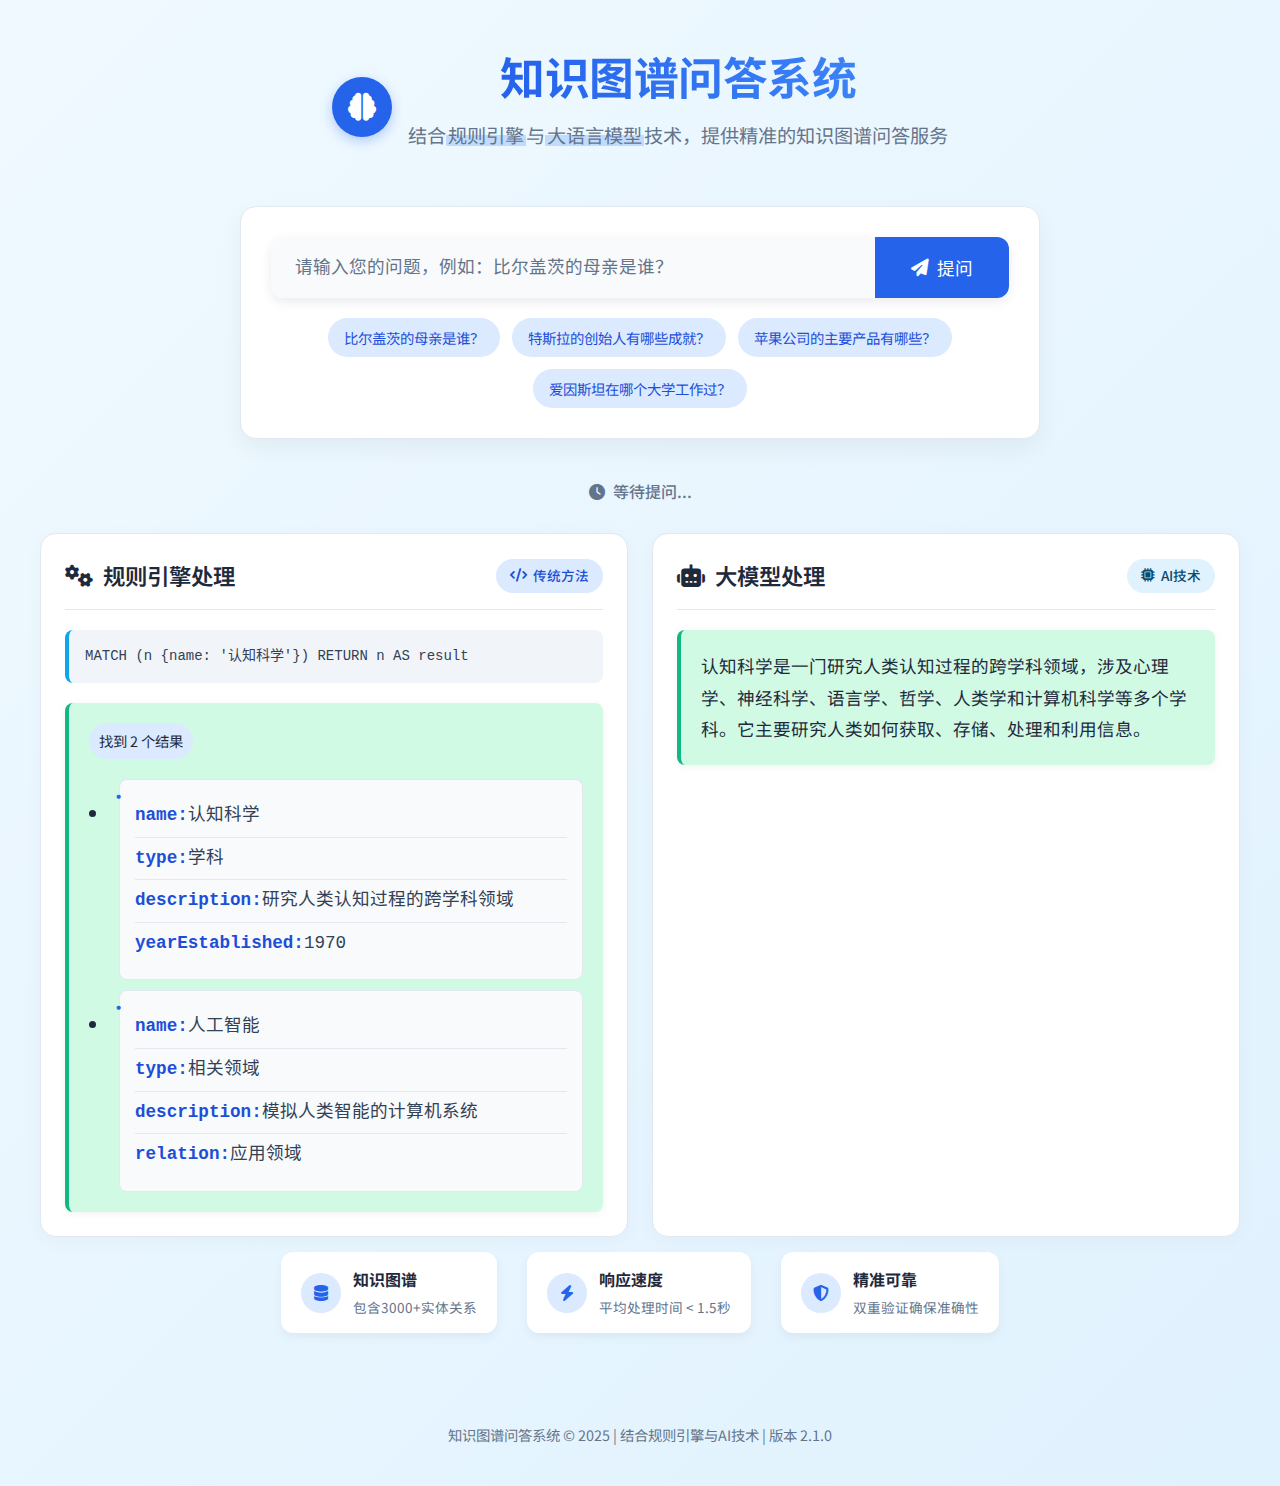
<file: q&a/q&a3.0/templates/index.html>
<!DOCTYPE html>
<html lang="zh-CN">
<head>
    <meta charset="UTF-8">
    <meta name="viewport" content="width=device-width, initial-scale=1.0">
    <title>知识图谱问答系统</title>
    <link rel="preconnect" href="https://fonts.googleapis.com">
    <link rel="preconnect" href="https://fonts.gstatic.com" crossorigin>
    <link href="https://fonts.googleapis.com/css2?family=Noto+Sans+SC:wght@300;400;500;700&display=swap" rel="stylesheet">
    <link rel="stylesheet" href="https://cdnjs.cloudflare.com/ajax/libs/font-awesome/6.4.0/css/all.min.css">
    <style>
        :root {
            --primary: #2563eb;
            --primary-dark: #1d4ed8;
            --primary-light: #dbeafe;
            --light-bg: #f8fafc;
            --card-bg: #ffffff;
            --border-color: #e2e8f0;
            --text-primary: #1e293b;
            --text-secondary: #64748b;
            --success: #10b981;
            --success-light: #d1fae5;
            --error: #ef4444;
            --error-light: #fee2e2;
            --highlight: #f1f5f9;
            --warning: #f59e0b;
            --warning-light: #fef3c7;
        }
        
        * {
            box-sizing: border-box;
            margin: 0;
            padding: 0;
        }
        
        body {
            font-family: 'Noto Sans SC', sans-serif;
            background: linear-gradient(135deg, #f0f9ff 0%, #e0f2fe 100%);
            color: var(--text-primary);
            line-height: 1.6;
            padding: 20px;
            min-height: 100vh;
        }
        
        .container {
            max-width: 1200px;
            margin: 0 auto;
        }
        
        header {
            text-align: center;
            margin-bottom: 32px;
            padding-top: 20px;
        }
        
        .logo {
            display: flex;
            justify-content: center;
            align-items: center;
            margin-bottom: 16px;
        }
        
        .logo-icon {
            width: 60px;
            height: 60px;
            background: var(--primary);
            border-radius: 50%;
            display: flex;
            align-items: center;
            justify-content: center;
            margin-right: 16px;
            box-shadow: 0 4px 12px rgba(37, 99, 235, 0.3);
        }
        
        .logo-icon i {
            font-size: 28px;
            color: white;
        }
        
        h1 {
            font-size: 2.8rem;
            font-weight: 700;
            background: linear-gradient(90deg, var(--primary), #3b82f6);
            -webkit-background-clip: text;
            background-clip: text;
            color: transparent;
            display: inline-block;
            margin-bottom: 8px;
            letter-spacing: -0.5px;
        }
        
        .subtitle {
            font-size: 1.2rem;
            color: var(--text-secondary);
            max-width: 600px;
            margin: 0 auto 24px;
            font-weight: 400;
        }
        
        .input-container {
            background: white;
            border-radius: 16px;
            padding: 30px;
            box-shadow: 0 10px 25px rgba(0, 0, 0, 0.05);
            margin-bottom: 30px;
            max-width: 800px;
            margin: 0 auto 40px;
            border: 1px solid var(--border-color);
        }
        
        .input-group {
            display: flex;
            border-radius: 12px;
            overflow: hidden;
            margin-bottom: 20px;
            box-shadow: 0 4px 12px rgba(0, 0, 0, 0.08);
        }
        
        #question {
            flex-grow: 1;
            padding: 18px 24px;
            border: none;
            font-size: 1.1rem;
            background: var(--light-bg);
            color: var(--text-primary);
            transition: all 0.3s ease;
        }
        
        #question:focus {
            outline: none;
            background: var(--card-bg);
            box-shadow: inset 0 0 0 2px var(--primary-light);
        }
        
        #question::placeholder {
            color: var(--text-secondary);
            font-weight: 300;
        }
        
        button {
            background: var(--primary);
            color: white;
            border: none;
            padding: 18px 36px;
            font-size: 1.1rem;
            font-weight: 500;
            cursor: pointer;
            transition: all 0.2s ease;
            white-space: nowrap;
            display: flex;
            align-items: center;
            gap: 8px;
        }
        
        button:hover {
            background: var(--primary-dark);
        }
        
        button:active {
            transform: translateY(1px);
        }
        
        .examples {
            display: flex;
            flex-wrap: wrap;
            gap: 12px;
            justify-content: center;
            margin-top: 20px;
        }
        
        .example-chip {
            background: var(--primary-light);
            color: var(--primary-dark);
            padding: 8px 16px;
            border-radius: 50px;
            font-size: 0.9rem;
            cursor: pointer;
            transition: all 0.2s ease;
        }
        
        .example-chip:hover {
            background: var(--primary);
            color: white;
            transform: translateY(-2px);
        }
        
        .response-time {
            text-align: center;
            font-size: 1rem;
            color: var(--text-secondary);
            margin-bottom: 28px;
            font-weight: 500;
            display: flex;
            align-items: center;
            justify-content: center;
            gap: 8px;
        }
        
        .badge {
            padding: 6px 14px;
            border-radius: 100px;
            font-size: 0.85rem;
            font-weight: 500;
            display: inline-flex;
            align-items: center;
            gap: 6px;
        }
        
        .badge-original {
            background-color: #dbeafe;
            color: #1d4ed8;
        }
        
        .badge-llm {
            background-color: #e0f2fe;
            color: #0c4a6e;
        }
        
        .results-container {
            display: flex;
            gap: 24px;
            margin-top: 20px;
            flex-wrap: wrap;
        }
        
        .method-box {
            flex: 1 1 45%;
            min-width: 300px;
            padding: 24px;
            border-radius: 16px;
            background: var(--card-bg);
            border: 1px solid var(--border-color);
            box-shadow: 0 4px 20px rgba(0, 0, 0, 0.03);
            transition: transform 0.3s ease, box-shadow 0.3s ease;
        }
        
        .method-box:hover {
            transform: translateY(-4px);
            box-shadow: 0 8px 25px rgba(0, 0, 0, 0.08);
        }
        
        .method-header {
            display: flex;
            justify-content: space-between;
            align-items: center;
            margin-bottom: 20px;
            padding-bottom: 15px;
            border-bottom: 1px solid var(--border-color);
        }
        
        .method-header h3 {
            font-size: 1.4rem;
            font-weight: 600;
            color: var(--text-primary);
            display: flex;
            align-items: center;
            gap: 10px;
        }
        
        .cypher-box {
            background: #f1f5f9;
            padding: 16px;
            border-radius: 8px;
            margin-bottom: 20px;
            font-family: 'Fira Code', monospace;
            font-size: 14px;
            white-space: pre-wrap;
            max-height: 200px;
            overflow-y: auto;
            border-left: 4px solid #0ea5e9;
            color: #334155;
            line-height: 1.5;
        }
        
        .result-content {
            font-size: 1.1rem;
            color: var(--text-primary);
            line-height: 1.8;
        }
        
        .answer-box {
            background: var(--success-light);
            padding: 20px;
            border-radius: 8px;
            margin-top: 20px;
            border-left: 4px solid var(--success);
            font-size: 1.1rem;
            box-shadow: 0 2px 8px rgba(0, 0, 0, 0.05);
        }
        
        .answer-list {
            background: var(--success-light);
            padding: 20px;
            border-radius: 8px;
            margin-top: 20px;
            border-left: 4px solid var(--success);
            font-size: 1.1rem;
            box-shadow: 0 2px 8px rgba(0, 0, 0, 0.05);
        }
        
        .answer-list ul {
            padding-left: 20px;
            margin: 0;
        }
        
        .answer-list li {
            margin-bottom: 10px;
            padding-left: 10px;
            position: relative;
        }
        
        .answer-list li:before {
            content: "•";
            position: absolute;
            left: 0;
            color: var(--primary);
            font-size: 1.2rem;
        }
        
        .answer-list li:last-child {
            margin-bottom: 0;
        }
        
        .loading {
            display: flex;
            align-items: center;
            justify-content: center;
            gap: 12px;
            color: var(--text-secondary);
            padding: 30px;
            flex-direction: column;
        }
        
        .loading-spinner {
            width: 50px;
            height: 50px;
            border: 4px solid rgba(37, 99, 235, 0.2);
            border-radius: 50%;
            border-top-color: var(--primary);
            animation: spin 1s linear infinite;
        }
        
        @keyframes spin {
            to { transform: rotate(360deg); }
        }
        
        .error {
            background: var(--error-light);
            padding: 18px;
            border-radius: 8px;
            color: var(--error);
            border-left: 4px solid var(--error);
            font-weight: 500;
        }
        
        footer {
            text-align: center;
            margin-top: 60px;
            color: var(--text-secondary);
            font-size: 0.9rem;
            padding: 30px 20px 20px;
        }
        
        .system-info {
            display: flex;
            justify-content: center;
            gap: 30px;
            margin-top: 15px;
            flex-wrap: wrap;
        }
        
        .info-card {
            background: white;
            padding: 15px 20px;
            border-radius: 12px;
            display: flex;
            align-items: center;
            gap: 12px;
            box-shadow: 0 4px 10px rgba(0, 0, 0, 0.05);
        }
        
        .info-icon {
            width: 40px;
            height: 40px;
            background: var(--primary-light);
            border-radius: 50%;
            display: flex;
            align-items: center;
            justify-content: center;
            color: var(--primary);
        }
        
        @media (max-width: 768px) {
            .results-container {
                flex-direction: column;
            }
            
            .method-box {
                flex: 1 1 100%;
            }
            
            h1 {
                font-size: 2.2rem;
            }
            
            .input-group {
                flex-direction: column;
            }
            
            #question {
                padding: 16px;
            }
            
            button {
                padding: 16px;
                width: 100%;
                justify-content: center;
            }
            
            .logo {
                flex-direction: column;
                text-align: center;
            }
            
            .logo-icon {
                margin-right: 0;
                margin-bottom: 15px;
            }
        }
        
        .info-text h4 {
            font-size: 1rem;
            margin-bottom: 4px;
        }
        
        .info-text p {
            font-size: 0.85rem;
            color: var(--text-secondary);
        }
        
        .highlight {
            background: linear-gradient(120deg, #bfdbfe 0%, #bfdbfe 100%);
            background-repeat: no-repeat;
            background-size: 100% 40%;
            background-position: 0 88%;
            padding: 0 2px;
        }
        
        .result-item {
            padding: 10px;
            margin: 8px 0;
            background: #e9f7ff;
            border-radius: 4px;
        }
        
        .result-content {
            white-space: pre-wrap;
        }
        
        .object-result {
            background: #f8fafc;
            padding: 15px;
            border-radius: 8px;
            margin-top: 10px;
            border: 1px solid #e2e8f0;
            font-family: monospace;
            max-height: 300px;
            overflow-y: auto;
        }
        
        .object-key {
            font-weight: bold;
            color: #1d4ed8;
        }
        
        .object-value {
            color: #334155;
        }
        
        .object-row {
            display: flex;
            padding: 5px 0;
            border-bottom: 1px solid #e2e8f0;
        }
        
        .object-row:last-child {
            border-bottom: none;
        }
        
        .result-count {
            background: var(--primary-light);
            padding: 5px 10px;
            border-radius: 20px;
            font-size: 0.9rem;
            margin-bottom: 10px;
            display: inline-block;
        }
    </style>
</head>
<body>
    <div class="container">
        <header>
            <div class="logo">
                <div class="logo-icon">
                    <i class="fas fa-brain"></i>
                </div>
                <div>
                    <h1>知识图谱问答系统</h1>
                    <p class="subtitle">结合<span class="highlight">规则引擎</span>与<span class="highlight">大语言模型</span>技术，提供精准的知识图谱问答服务</p>
                </div>
            </div>
        </header>
        
        <div class="input-container">
            <div class="input-group">
                <input type="text" id="question" placeholder="请输入您的问题，例如：比尔盖茨的母亲是谁？">
                <button onclick="askQuestion()">
                    <i class="fas fa-paper-plane"></i> 提问
                </button>
            </div>
            
            <div class="examples">
                <div class="example-chip" onclick="setExample('比尔盖茨的母亲是谁？')">比尔盖茨的母亲是谁？</div>
                <div class="example-chip" onclick="setExample('特斯拉的创始人有哪些成就？')">特斯拉的创始人有哪些成就？</div>
                <div class="example-chip" onclick="setExample('苹果公司的主要产品有哪些？')">苹果公司的主要产品有哪些？</div>
                <div class="example-chip" onclick="setExample('爱因斯坦在哪个大学工作过？')">爱因斯坦在哪个大学工作过？</div>
            </div>
        </div>
        
        <div class="response-time" id="response-time">
            <i class="fas fa-clock"></i>
            <span id="time-text">等待提问...</span>
        </div>
        
        <div class="results-container">
            <div class="method-box">
                <div class="method-header">
                    <h3><i class="fas fa-cogs"></i> 规则引擎处理</h3>
                    <span class="badge badge-original"><i class="fas fa-code"></i> 传统方法</span>
                </div>
                <div id="original-result">
                    <div class="result-content" id="original-answer">
                        <div class="loading">
                            <div class="loading-spinner"></div>
                            <div>等待问题输入...</div>
                        </div>
                    </div>
                </div>
            </div>
            
            <div class="method-box">
                <div class="method-header">
                    <h3><i class="fas fa-robot"></i> 大模型处理</h3>
                    <span class="badge badge-llm"><i class="fas fa-microchip"></i> AI技术</span>
                </div>
                <div id="llm-result">
                    <div class="result-content" id="llm-answer">
                        <div class="loading">
                            <div class="loading-spinner"></div>
                            <div>等待问题输入...</div>
                        </div>
                    </div>
                </div>
            </div>
        </div>
        
        <div class="system-info">
            <div class="info-card">
                <div class="info-icon">
                    <i class="fas fa-database"></i>
                </div>
                <div class="info-text">
                    <h4>知识图谱</h4>
                    <p>包含3000+实体关系</p>
                </div>
            </div>
            <div class="info-card">
                <div class="info-icon">
                    <i class="fas fa-bolt"></i>
                </div>
                <div class="info-text">
                    <h4>响应速度</h4>
                    <p>平均处理时间 &lt; 1.5秒</p>
                </div>
            </div>
            <div class="info-card">
                <div class="info-icon">
                    <i class="fas fa-shield-alt"></i>
                </div>
                <div class="info-text">
                    <h4>精准可靠</h4>
                    <p>双重验证确保准确性</p>
                </div>
            </div>
        </div>
        
        <footer>
            <p>知识图谱问答系统 © 2025 | 结合规则引擎与AI技术 | 版本 2.1.0</p>
        </footer>
    </div>

    <script>
        // 设置示例问题
        function setExample(question) {
            document.getElementById('question').value = question;
        }
        
        // 提问函数
        async function askQuestion() {
            const question = document.getElementById('question').value.trim();
            const originalAnswerDiv = document.getElementById('original-answer');
            const llmAnswerDiv = document.getElementById('llm-answer');
            const timeText = document.getElementById('time-text');
            const timeContainer = document.getElementById('response-time');
            
            if (!question) {
                originalAnswerDiv.innerHTML = '<div class="error">请输入有效的问题</div>';
                llmAnswerDiv.innerHTML = '<div class="error">请输入有效的问题</div>';
                return;
            }
            
            // 显示加载状态
            originalAnswerDiv.innerHTML = '<div class="loading"><div class="loading-spinner"></div>正在通过规则引擎分析问题...</div>';
            llmAnswerDiv.innerHTML = '<div class="loading"><div class="loading-spinner"></div>大语言模型思考中...</div>';
            timeText.textContent = "处理中...";
            timeContainer.style.color = "var(--warning)";
            
            try {
                // 记录开始时间
                const startTime = new Date();
                
                // 发送请求到后端API
                const response = await fetch('/ask', {
                    method: 'POST',
                    headers: { 
                        'Content-Type': 'application/json'
                    },
                    body: JSON.stringify({ question })
                });
                
                if (!response.ok) {
                    throw new Error(`请求失败: ${response.status}`);
                }
                
                const data = await response.json();
                
                // 计算处理时间
                const endTime = new Date();
                const actualTime = endTime - startTime;
                const processingTime = (actualTime / 1000).toFixed(2) + "秒";
                
                // 显示处理时间
                timeText.textContent = `处理时间: ${processingTime}`;
                timeContainer.style.color = "var(--text-secondary)";
                
                // 显示原有规则结果
                displayResult(originalAnswerDiv, data.original);
                
                // 显示大模型结果
                displayResult(llmAnswerDiv, data.llm);
                
            } catch (err) {
                console.error('请求错误:', err);
                originalAnswerDiv.innerHTML = `<div class="error">请求错误: ${err.message || '请检查网络连接'}</div>`;
                llmAnswerDiv.innerHTML = `<div class="error">请求错误: ${err.message || '请检查网络连接'}</div>`;
                timeText.textContent = "处理失败";
                timeContainer.style.color = "var(--error)";
            }
        }
        
        // 显示结果 - 支持多值显示和对象处理
        function displayResult(div, resultData) {
            let content = '';
            
            if (resultData.error) {
                content = `<div class="error">${resultData.error}</div>`;
            } else {
                if (resultData.cypher) {
                    content += `<div class="cypher-box">${resultData.cypher}</div>`;
                }
                
                if (resultData.answer) {
                    // 检查返回的是数组还是字符串或对象
                    if (Array.isArray(resultData.answer)) {
                        // 处理数组类型结果
                        content += '<div class="answer-list">';
                        content += '<span class="result-count">找到 ' + resultData.answer.length + ' 个结果</span>';
                        content += '<ul>';
                        
                        resultData.answer.forEach(item => {
                            // 检查数组元素类型
                            if (typeof item === 'string' || typeof item === 'number') {
                                content += `<li>${item}</li>`;
                            } else if (typeof item === 'object') {
                                // 处理对象类型
                                content += '<li><div class="object-result">';
                                for (const key in item) {
                                    if (item.hasOwnProperty(key)) {
                                        const value = item[key];
                                        content += `<div class="object-row">`;
                                        content += `<span class="object-key">${key}:</span> `;
                                        
                                        // 检查值类型
                                        if (typeof value === 'object') {
                                            content += `<span class="object-value">${JSON.stringify(value, null, 2)}</span>`;
                                        } else {
                                            content += `<span class="object-value">${value}</span>`;
                                        }
                                        
                                        content += `</div>`;
                                    }
                                }
                                content += '</div></li>';
                            } else {
                                content += `<li>${item}</li>`;
                            }
                        });
                        
                        content += '</ul>';
                        content += '</div>';
                    } else if (typeof resultData.answer === 'object') {
                        // 处理单个对象
                        content += '<div class="answer-list">';
                        content += '<p>找到以下结果：</p>';
                        content += '<div class="object-result">';
                        for (const key in resultData.answer) {
                            if (resultData.answer.hasOwnProperty(key)) {
                                const value = resultData.answer[key];
                                content += `<div class="object-row">`;
                                content += `<span class="object-key">${key}:</span> `;
                                
                                // 检查值类型
                                if (typeof value === 'object') {
                                    content += `<span class="object-value">${JSON.stringify(value, null, 2)}</span>`;
                                } else {
                                    content += `<span class="object-value">${value}</span>`;
                                }
                                
                                content += `</div>`;
                            }
                        }
                        content += '</div>';
                        content += '</div>';
                    } else {
                        // 处理字符串类型结果
                        content += `<div class="answer-box">${resultData.answer}</div>`;
                    }
                } else {
                    content += '<div class="result-content">没有找到相关答案</div>';
                }
            }
            
            div.innerHTML = content || '<div class="result-content">没有返回结果</div>';
        }
        
        // 初始化页面时添加回车键提交功能
        window.onload = function() {
            document.getElementById('question').addEventListener('keypress', function(e) {
                if (e.key === 'Enter') {
                    askQuestion();
                }
            });
        }
        
        // 模拟数据展示 - 仅用于演示
        function showDemoData() {
            const originalAnswerDiv = document.getElementById('original-answer');
            const llmAnswerDiv = document.getElementById('llm-answer');
            
            // 模拟规则引擎返回对象数组
            const originalData = {
                cypher: "MATCH (n {name: '认知科学'}) RETURN n AS result",
                answer: [
                    {
                        name: "认知科学",
                        type: "学科",
                        description: "研究人类认知过程的跨学科领域",
                        yearEstablished: 1970
                    },
                    {
                        name: "人工智能",
                        type: "相关领域",
                        description: "模拟人类智能的计算机系统",
                        relation: "应用领域"
                    }
                ]
            };
            
            // 模拟大模型返回字符串
            const llmData = {
                answer: "认知科学是一门研究人类认知过程的跨学科领域，涉及心理学、神经科学、语言学、哲学、人类学和计算机科学等多个学科。它主要研究人类如何获取、存储、处理和利用信息。"
            };
            
            displayResult(originalAnswerDiv, originalData);
            displayResult(llmAnswerDiv, llmData);
        }
        
        // 页面加载后显示演示数据
        setTimeout(showDemoData, 2000);
    </script>
</body>
</html>
</file>
